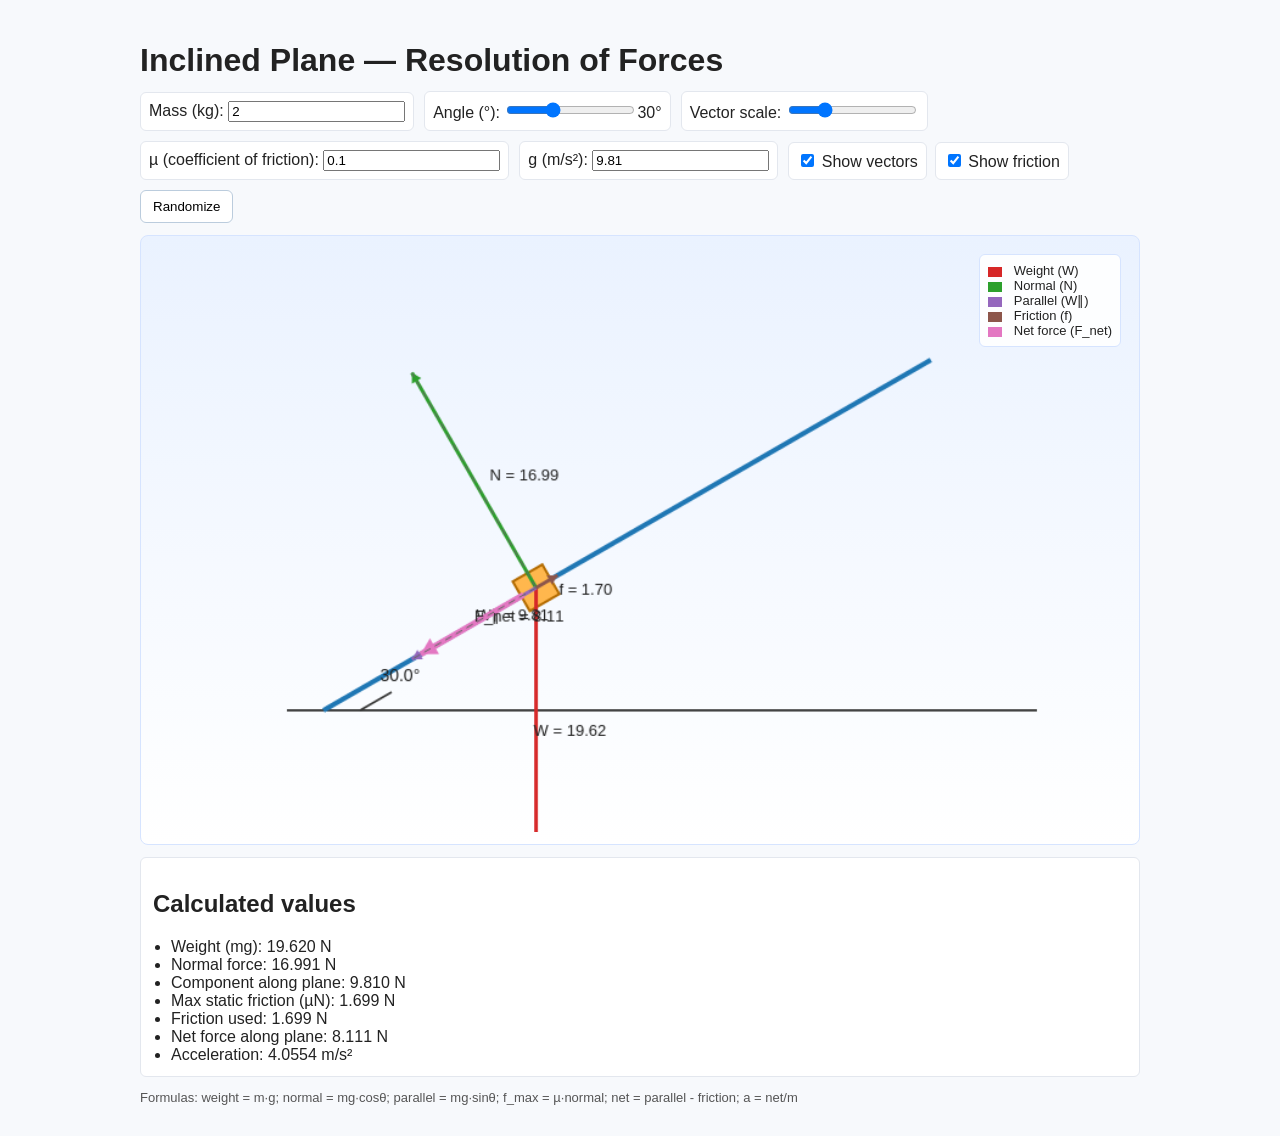
<file: index.html>
<!doctype html>
<html lang="en">
<head>
  <meta charset="utf-8" />
  <meta name="viewport" content="width=device-width,initial-scale=1" />
  <title>Inclined Plane — Resolution of Forces</title>
  <link rel="stylesheet" href="styles.css">
</head>
<body>
  <main>
    <h1>Inclined Plane — Resolution of Forces</h1>
    <section class="controls">
      <label>Mass (kg): <input id="mass" type="number" min="0.01" step="0.1" value="2"></label>
      <label>Angle (°): <input id="angle" type="range" min="0" max="89" value="30"><span id="angleVal">30°</span></label>
      <label>Vector scale: <input id="vecScale" type="range" min="2" max="40" value="12"></label>
      <label>µ (coefficient of friction): <input id="mu" type="number" min="0" step="0.01" value="0.1"></label>
      <label>g (m/s²): <input id="g" type="number" min="0" step="0.1" value="9.81"></label>
      <div class="options">
        <label><input id="showVectors" type="checkbox" checked> Show vectors</label>
        <label><input id="showFriction" type="checkbox" checked> Show friction</label>
      </div>
      <button id="randomize">Randomize</button>
    </section>

    <section class="canvas-wrap">
      <canvas id="canvas" width="800" height="480"></canvas>
      <div class="legend" id="legend">
        <div><span class="key weight"></span> Weight (W)</div>
        <div><span class="key normal"></span> Normal (N)</div>
        <div><span class="key parallel"></span> Parallel (W‖)</div>
        <div><span class="key friction"></span> Friction (f)</div>
        <div><span class="key net"></span> Net force (F_net)</div>
      </div>
    </section>

    <section class="results">
      <h2>Calculated values</h2>
      <ul>
        <li>Weight (mg): <span id="weight">-</span> N</li>
        <li>Normal force: <span id="normal">-</span> N</li>
        <li>Component along plane: <span id="parallel">-</span> N</li>
        <li>Max static friction (µN): <span id="frictionMax">-</span> N</li>
        <li>Friction used: <span id="frictionUsed">-</span> N</li>
        <li>Net force along plane: <span id="net">-</span> N</li>
        <li>Acceleration: <span id="acc">-</span> m/s²</li>
      </ul>
    </section>

    <footer>
      <p>Formulas: weight = m·g; normal = mg·cosθ; parallel = mg·sinθ; f_max = µ·normal; net = parallel - friction; a = net/m</p>
    </footer>
  </main>
  <script src="app.js"></script>
</body>
</html>
</file>
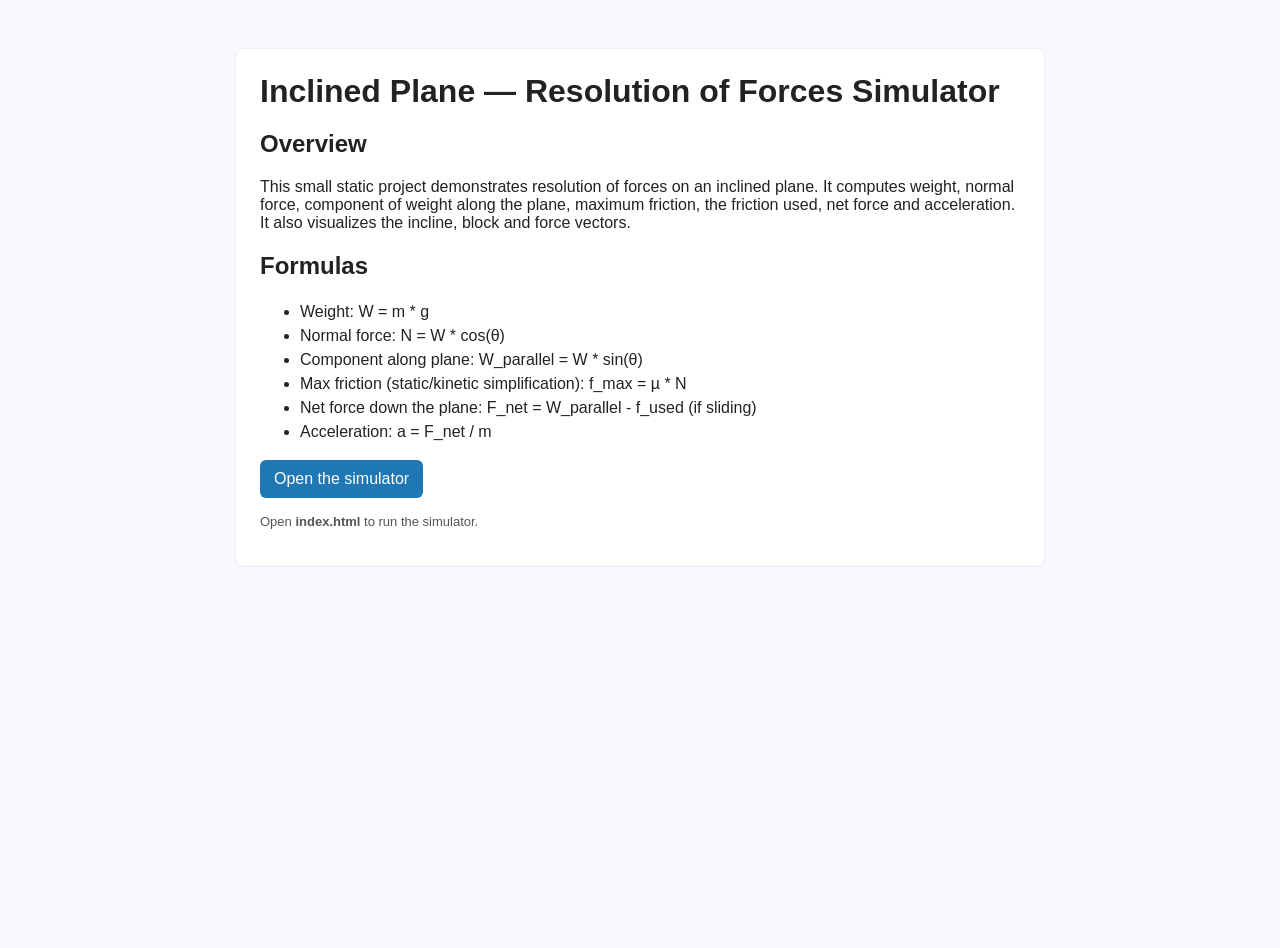
<file: landing.html>
<!doctype html>
<html lang="en">
<head>
  <meta charset="utf-8" />
  <meta name="viewport" content="width=device-width,initial-scale=1" />
  <title>Inclined Plane — Landing</title>
  <link rel="stylesheet" href="styles.css">
</head>
<body>
  <main class="landing">
    <h1>Inclined Plane — Resolution of Forces Simulator</h1>

    <section>
      <h2>Overview</h2>
      <p>This small static project demonstrates resolution of forces on an inclined plane. It computes weight, normal force, component of weight along the plane, maximum friction, the friction used, net force and acceleration. It also visualizes the incline, block and force vectors.</p>
    </section>

    <section>
      <h2>Formulas</h2>
      <ul>
        <li>Weight: W = m * g</li>
        <li>Normal force: N = W * cos(θ)</li>
        <li>Component along plane: W_parallel = W * sin(θ)</li>
        <li>Max friction (static/kinetic simplification): f_max = µ * N</li>
        <li>Net force down the plane: F_net = W_parallel - f_used (if sliding)</li>
        <li>Acceleration: a = F_net / m</li>
      </ul>
    </section>

    <p><a class="btn" href="index.html">Open the simulator</a></p>

    <footer>
      <p>Open <strong>index.html</strong> to run the simulator.</p>
    </footer>
  </main>
</body>
</html>
</file>
<file: styles.css>
:root{--bg:#f7f9fc;--card:#ffffff;--muted:#555}
html,body{height:100%;margin:0;font-family:Segoe UI,Roboto,Arial,sans-serif;background:var(--bg);color:#222}
main{max-width:1000px;margin:24px auto;padding:18px}
h1{margin:0 0 12px}
.controls{display:flex;flex-wrap:wrap;gap:10px;align-items:center;margin-bottom:12px}
.controls label{background:var(--card);padding:8px;border-radius:6px;border:1px solid #e3e7ee}
.options{display:flex;gap:8px}
.canvas-wrap{background:linear-gradient(180deg,#eaf2ff,white);padding:12px;border-radius:8px;border:1px solid #d6e4ff}
canvas{display:block;width:100%;height:auto;background:transparent;border-radius:6px}
.canvas-wrap{position:relative}
.legend{position:absolute;right:18px;top:18px;background:rgba(255,255,255,0.9);padding:8px;border-radius:6px;border:1px solid #d6e4ff;font-size:13px}
.legend .key{display:inline-block;width:14px;height:10px;margin-right:8px;vertical-align:middle}
.legend .weight{background:#d62728}
.legend .normal{background:#2ca02c}
.legend .parallel{background:#9467bd}
.legend .friction{background:#8c564b}
.legend .net{background:#e377c2}
.results{margin-top:12px;background:var(--card);padding:12px;border-radius:6px;border:1px solid #e3e7ee}
.results ul{margin:6px 0 0;padding-left:18px}
footer{margin-top:8px;color:var(--muted);font-size:13px}
button{padding:8px 12px;border-radius:6px;border:1px solid #bcd; background:#fff}
@media (max-width:640px){.controls{flex-direction:column;align-items:stretch}}

/* landing page styles */
.landing{max-width:760px;margin:48px auto;padding:24px;background:var(--card);border-radius:8px;border:1px solid #e6eef9}
.landing h1{margin-top:0}
.landing .btn{display:inline-block;padding:10px 14px;background:#1f77b4;color:white;border-radius:6px;text-decoration:none}
.landing ul{line-height:1.5}
</file>
